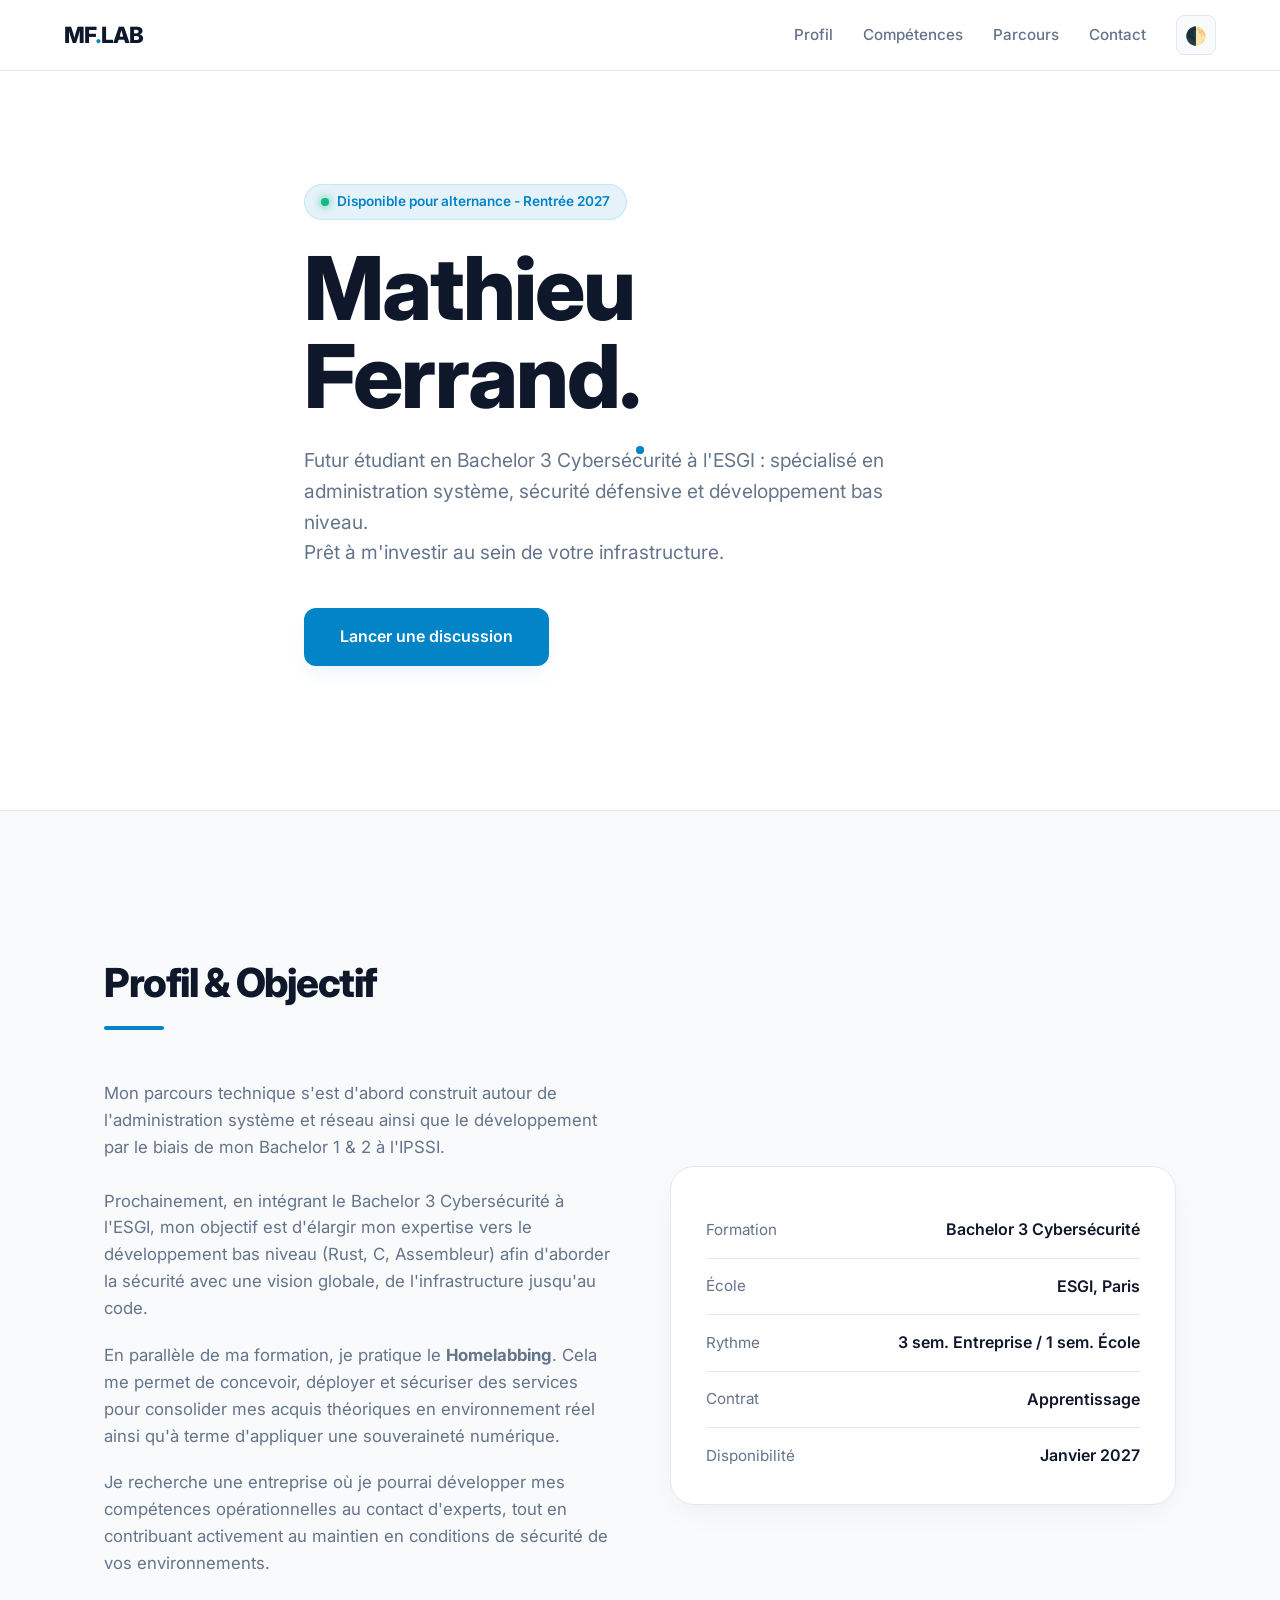
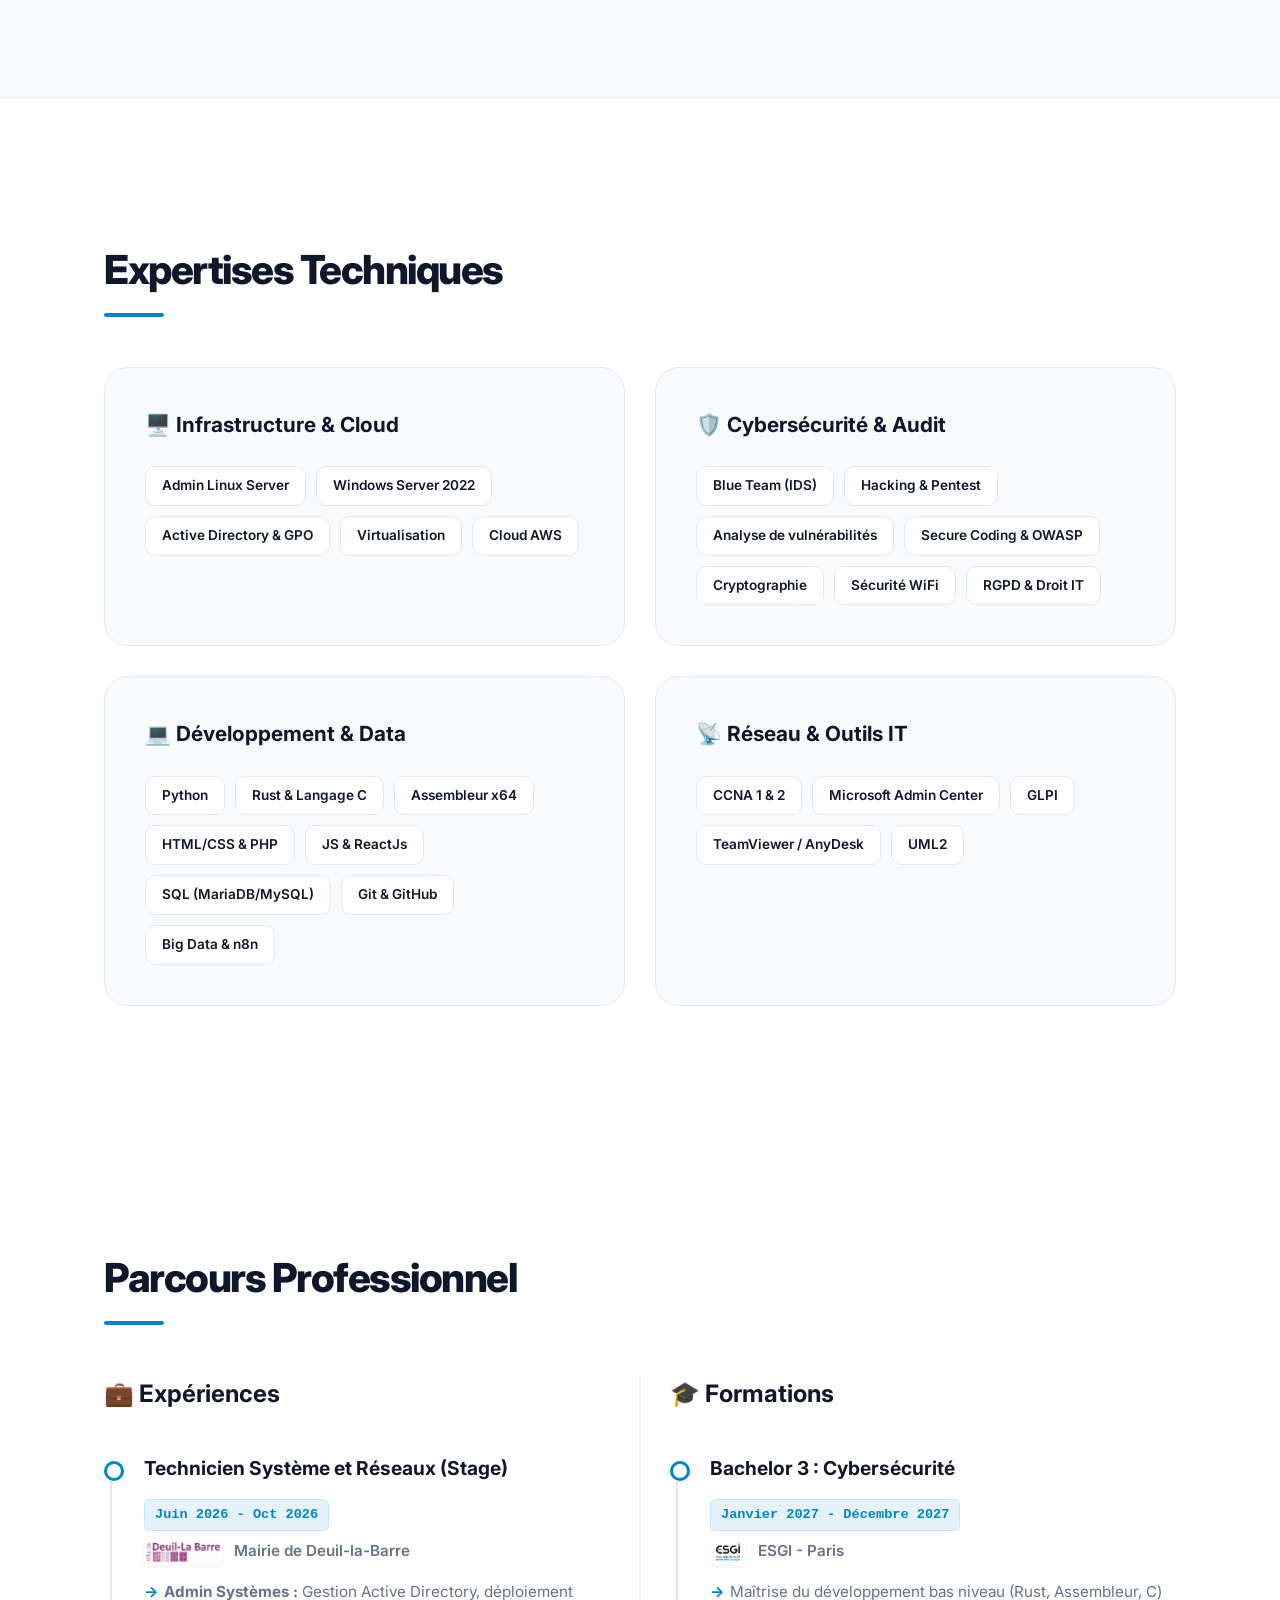
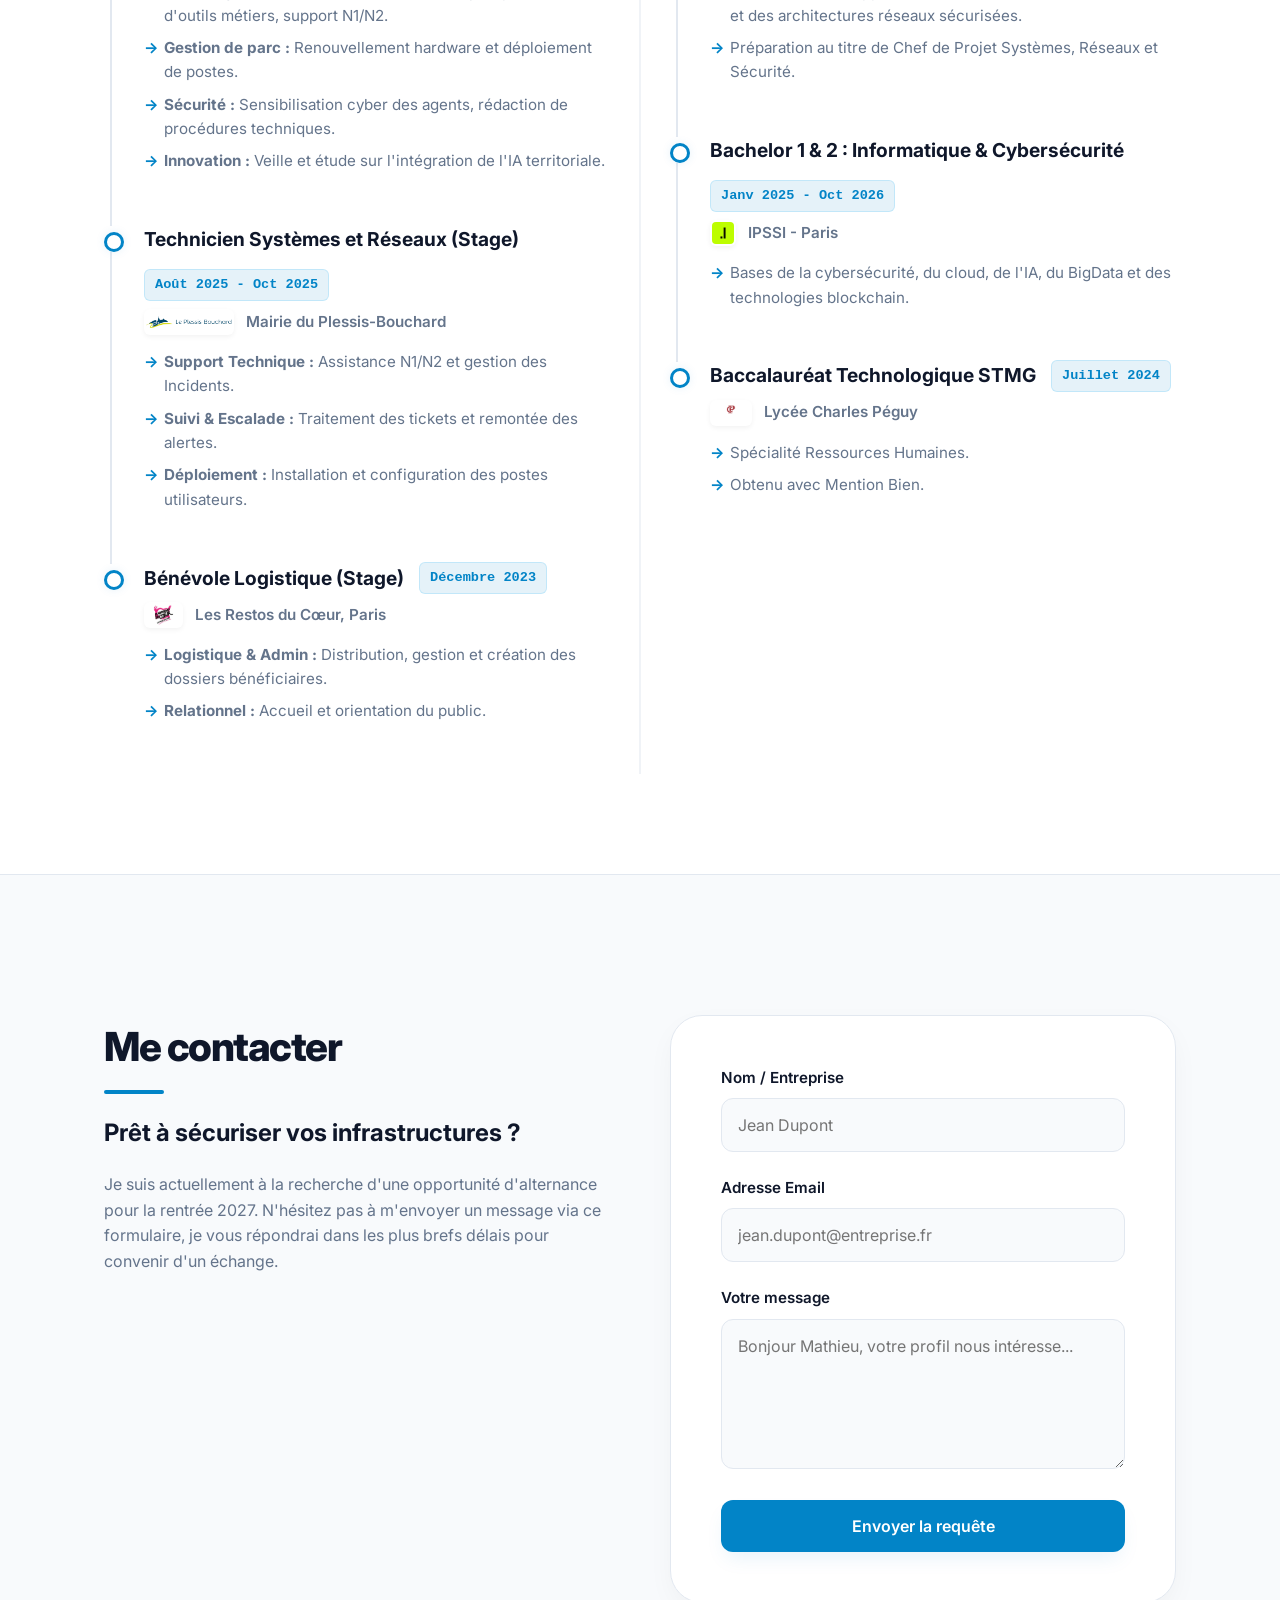
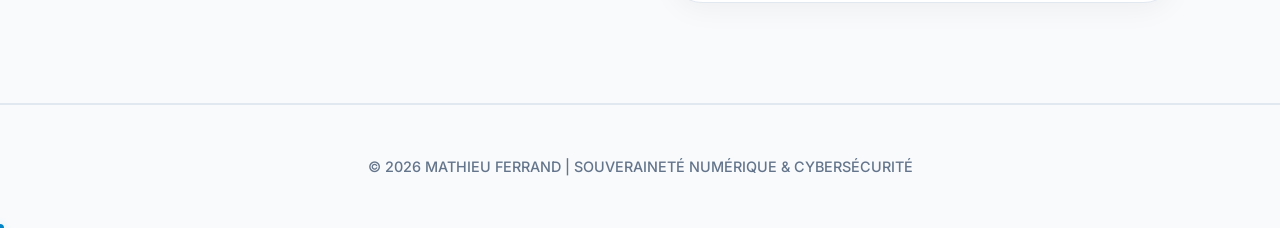
<file: index.html>
<!DOCTYPE html>
<html lang="fr">
<head>
    <meta charset="UTF-8">
    <meta name="viewport" content="width=device-width, initial-scale=1.0">
    <title>Mathieu Ferrand | Portfolio Cybersécurité</title>
    <link href="https://fonts.googleapis.com/css2?family=Inter:wght@300;400;500;600;700;800&display=swap" rel="stylesheet">
    <!-- Lien vers le fichier CSS externe -->
    <link rel="stylesheet" href="css/style.css">
</head>
<body>

    <!-- Structure HTML générée dynamiquement en JS pour la traînée -->

    <nav>
        <a href="#" class="logo">MF<span>.</span>LAB</a>
        <ul class="nav-links">
            <li><a href="#about">Profil</a></li>
            <li><a href="#skills">Compétences</a></li>
            <li><a href="#parcours">Parcours</a></li>
            <li><a href="#contact">Contact</a></li>
            <li><button class="theme-toggle" id="theme-toggle" title="Changer de thème">🌓</button></li>
        </ul>
    </nav>

    <section class="hero">
        <div class="status-pill">
            <div class="status-dot"></div>
            Disponible pour alternance - Rentrée 2027
        </div>
        <h1>Mathieu<br>Ferrand<span>.</span></h1>
        <p>Futur étudiant en Bachelor 3 Cybersécurité à l'ESGI : spécialisé en administration système, sécurité défensive et développement bas niveau. <br>Prêt à m'investir au sein de votre infrastructure.</p>
        <a href="#contact" class="btn">Lancer une discussion</a>
    </section>

    <div class="bg-gray-section">
        <section id="about" class="reveal">
            <h2 class="section-title">Profil & Objectif</h2>
            <div class="about-grid">
                <div class="about-text">
                    <p>Mon parcours technique s'est d'abord construit autour de l'administration système et réseau ainsi que le développement par le biais de mon Bachelor 1 & 2 à l'IPSSI. <br><br>Prochainement, en intégrant le Bachelor 3 Cybersécurité à l'ESGI, mon objectif est d'élargir mon expertise vers le développement bas niveau (Rust, C, Assembleur) afin d'aborder la sécurité avec une vision globale, de l'infrastructure jusqu'au code.</p>
                    <p>En parallèle de ma formation, je pratique le <strong>Homelabbing</strong>. Cela me permet de concevoir, déployer et sécuriser des services pour consolider mes acquis théoriques en environnement réel ainsi qu'à terme d'appliquer une souveraineté numérique.</p>
                    <p>Je recherche une entreprise où je pourrai développer mes compétences opérationnelles au contact d'experts, tout en contribuant activement au maintien en conditions de sécurité de vos environnements.</p>
                </div>
                <div class="info-card">
                    <ul class="info-list">
                        <li><span class="label">Formation</span><span class="value">Bachelor 3 Cybersécurité</span></li>
                        <li><span class="label">École</span><span class="value">ESGI, Paris</span></li>
                        <li><span class="label">Rythme</span><span class="value">3 sem. Entreprise / 1 sem. École</span></li>
                        <li><span class="label">Contrat</span><span class="value">Apprentissage</span></li>
                        <li><span class="label">Disponibilité</span><span class="value">Janvier 2027</span></li>
                    </ul>
                </div>
            </div>
        </section>
    </div>

    <section id="skills" class="reveal">
        <h2 class="section-title">Expertises Techniques</h2>
        <div class="skills-grid">
            <div class="skill-group reveal">
                <h3>🖥️ Infrastructure & Cloud</h3>
                <div class="tags">
                    <span class="tag">Admin Linux Server</span> <span class="tag">Windows Server 2022</span>
                    <span class="tag">Active Directory & GPO</span> <span class="tag">Virtualisation</span> <span class="tag">Cloud AWS</span>
                </div>
            </div>
            <div class="skill-group reveal">
                <h3>🛡️ Cybersécurité & Audit</h3>
                <div class="tags">
                    <span class="tag">Blue Team (IDS)</span> <span class="tag">Hacking & Pentest</span>
                    <span class="tag">Analyse de vulnérabilités</span> <span class="tag">Secure Coding & OWASP</span>
                    <span class="tag">Cryptographie</span> <span class="tag">Sécurité WiFi</span> <span class="tag">RGPD & Droit IT</span>
                </div>
            </div>
            <div class="skill-group reveal">
                <h3>💻 Développement & Data</h3>
                <div class="tags">
                    <span class="tag">Python</span> <span class="tag">Rust & Langage C</span> <span class="tag">Assembleur x64</span>
                    <span class="tag">HTML/CSS & PHP</span> <span class="tag">JS & ReactJs</span> <span class="tag">SQL (MariaDB/MySQL)</span>
                    <span class="tag">Git & GitHub</span> <span class="tag">Big Data & n8n</span>
                </div>
            </div>
            <div class="skill-group reveal">
                <h3>📡 Réseau & Outils IT</h3>
                <div class="tags">
                    <span class="tag">CCNA 1 & 2</span> <span class="tag">Microsoft Admin Center</span> <span class="tag">GLPI</span>
                    <span class="tag">TeamViewer / AnyDesk</span> <span class="tag">UML2</span>
                </div>
            </div>
        </div>
    </section>

    <section id="parcours">
        <h2 class="section-title reveal">Parcours Professionnel</h2>
        <div class="parcours-grid">
            
            <div class="parcours-column">
                <h3 class="column-title reveal">💼 Expériences</h3>
                <div class="timeline-container">
                    <div class="timeline-item reveal">
                        <div class="timeline-header">
                            <div class="timeline-title">Technicien Système et Réseaux (Stage)</div>
                            <div class="timeline-date">Juin 2026 - Oct 2026</div>
                        </div>
                        <div class="timeline-subtitle">
                            <img src="./img/deuil-la-barre.webp" alt="Logo Mairie Deuil-la-Barre" class="company-logo" onerror="this.style.display='none'">
                            Mairie de Deuil-la-Barre
                        </div>
                        <div class="timeline-desc">
                            <ul>
                                <li><strong>Admin Systèmes :</strong> Gestion Active Directory, déploiement d'outils métiers, support N1/N2.</li>
                                <li><strong>Gestion de parc :</strong> Renouvellement hardware et déploiement de postes.</li>
                                <li><strong>Sécurité :</strong> Sensibilisation cyber des agents, rédaction de procédures techniques.</li>
                                <li><strong>Innovation :</strong> Veille et étude sur l'intégration de l'IA territoriale.</li>
                            </ul>
                        </div>
                    </div>
                    <div class="timeline-item reveal">
                        <div class="timeline-header">
                            <div class="timeline-title">Technicien Systèmes et Réseaux (Stage)</div>
                            <div class="timeline-date">Août 2025 - Oct 2025</div>
                        </div>
                        <div class="timeline-subtitle">
                            <img src="./img/pb.svg" alt="Logo Mairie Plessis-Bouchard" class="company-logo" onerror="this.style.display='none'">
                            Mairie du Plessis-Bouchard
                        </div>
                        <div class="timeline-desc">
                            <ul>
                                <li><strong>Support Technique :</strong> Assistance N1/N2 et gestion des Incidents.</li>
                                <li><strong>Suivi & Escalade :</strong> Traitement des tickets et remontée des alertes.</li>
                                <li><strong>Déploiement :</strong> Installation et configuration des postes utilisateurs.</li>
                            </ul>
                        </div>
                    </div>
                    <div class="timeline-item reveal">
                        <div class="timeline-header">
                            <div class="timeline-title">Bénévole Logistique (Stage)</div>
                            <div class="timeline-date">Décembre 2023</div>
                        </div>
                        <div class="timeline-subtitle">
                            <img src="./img/resto.webp" alt="Logo Restos du Cœur" class="company-logo" onerror="this.style.display='none'">
                            Les Restos du Cœur, Paris
                        </div>
                        <div class="timeline-desc">
                            <ul>
                                <li><strong>Logistique & Admin :</strong> Distribution, gestion et création des dossiers bénéficiaires.</li>
                                <li><strong>Relationnel :</strong> Accueil et orientation du public.</li>
                            </ul>
                        </div>
                    </div>
                </div>
            </div>

            <div class="parcours-column">
                <h3 class="column-title reveal">🎓 Formations</h3>
                <div class="timeline-container">
                    <div class="timeline-item reveal">
                        <div class="timeline-header">
                            <div class="timeline-title">Bachelor 3 : Cybersécurité</div>
                            <div class="timeline-date">Janvier 2027 - Décembre 2027</div>
                        </div>
                        <div class="timeline-subtitle">
                            <img src="./img/esgi.webp" alt="Logo ESGI" class="company-logo" onerror="this.style.display='none'">
                            ESGI - Paris
                        </div>
                        <div class="timeline-desc">
                            <ul>
                                <li>Maîtrise du développement bas niveau (Rust, Assembleur, C) et des architectures réseaux sécurisées.</li>
                                <li>Préparation au titre de Chef de Projet Systèmes, Réseaux et Sécurité.</li>
                            </ul>
                        </div>
                    </div>
                    <div class="timeline-item reveal">
                        <div class="timeline-header">
                            <div class="timeline-title">Bachelor 1 & 2 : Informatique & Cybersécurité</div>
                            <div class="timeline-date">Janv 2025 - Oct 2026</div>
                        </div>
                        <div class="timeline-subtitle">
                            <img src="./img/ipssi.webp" alt="Logo IPSSI" class="company-logo" onerror="this.style.display='none'">
                            IPSSI - Paris
                        </div>
                        <div class="timeline-desc">
                            <ul>
                                <li>Bases de la cybersécurité, du cloud, de l'IA, du BigData et des technologies blockchain.</li>
                            </ul>
                        </div>
                    </div>
                    <div class="timeline-item reveal">
                        <div class="timeline-header">
                            <div class="timeline-title">Baccalauréat Technologique STMG</div>
                            <div class="timeline-date">Juillet 2024</div>
                        </div>
                        <div class="timeline-subtitle">
                            <img src="./img/charles-peguy.webp" alt="Logo Lycée" class="company-logo" onerror="this.style.display='none'">
                            Lycée Charles Péguy
                        </div>
                        <div class="timeline-desc">
                            <ul>
                                <li>Spécialité Ressources Humaines.</li>
                                <li>Obtenu avec Mention Bien.</li>
                            </ul>
                        </div>
                    </div>
                </div>
            </div>
        </div>
    </section>

    <div class="bg-gray-section">
        <section id="contact" class="reveal">
            <div class="contact-grid">
                <div class="contact-text">
                    <h2 class="section-title" style="margin-bottom: 20px;">Me contacter</h2>
                    <h3>Prêt à sécuriser vos infrastructures ?</h3>
                    <p>Je suis actuellement à la recherche d'une opportunité d'alternance pour la rentrée 2027. N'hésitez pas à m'envoyer un message via ce formulaire, je vous répondrai dans les plus brefs délais pour convenir d'un échange.</p>
                </div>
                <div class="contact-container">
                    <form id="contact-form" action="https://formspree.io/f/xpqbyqaj" method="POST">
                        <div class="form-group">
                            <label for="name">Nom / Entreprise</label>
                            <input type="text" id="name" name="name" class="form-control" placeholder="Jean Dupont" required>
                        </div>
                        <div class="form-group">
                            <label for="email">Adresse Email</label>
                            <input type="email" id="email" name="email" class="form-control" placeholder="jean.dupont@entreprise.fr" required>
                        </div>
                        <div class="form-group">
                            <label for="message">Votre message</label>
                            <textarea id="message" name="message" class="form-control" placeholder="Bonjour Mathieu, votre profil nous intéresse..." required></textarea>
                        </div>
                        <button type="submit" class="btn" style="width: 100%;">Envoyer la requête</button>
                        <div id="form-status" style="margin-top: 15px; text-align: center; font-weight: 600; font-size: 0.95rem; display: none;"></div>
                    </form>
                </div>
            </div>
        </section>
    </div>

    <footer>
        <p>© 2026 MATHIEU FERRAND | SOUVERAINETÉ NUMÉRIQUE & CYBERSÉCURITÉ</p>
    </footer>

    <!-- Lien vers le fichier JavaScript externe -->
    <script src="js/main.js"></script>
</body>
</html>
</file>
<file: css/style.css>
:root {
    /* Mode Clair (par défaut) */
    --bg-main: #ffffff;
    --bg-secondary: #f8fafc;
    --text-main: #0f172a;
    --text-muted: #64748b;
    --accent: #0284c7;
    --accent-glow: rgba(2, 132, 199, 0.1);
    --border: #e2e8f0;
    --grid-opacity: 0.05;
}

[data-theme="dark"] {
    /* Mode Dark Premium */
    --bg-main: #09090b;
    --bg-secondary: #121217;
    --text-main: #fafafa;
    --text-muted: #a1a1aa;
    --accent: #38bdf8;
    --accent-glow: rgba(56, 189, 248, 0.15);
    --border: #27272a;
    --grid-opacity: 0.15;
}

* {
    margin: 0;
    padding: 0;
    box-sizing: border-box;
    font-family: 'Inter', sans-serif;
    scroll-behavior: smooth;
}

body {
    background-color: var(--bg-main);
    color: var(--text-main);
    line-height: 1.6;
    transition: background-color 0.4s cubic-bezier(0.4, 0, 0.2, 1), color 0.4s ease;
    position: relative;
    overflow-x: hidden;
    cursor: none; /* Masque le curseur classique */
}

/* Masque aussi le curseur sur les éléments interactifs */
a, button, input, textarea {
    cursor: none;
}

/* --- BACKGROUND GRID EFFECT (avec Parallaxe) --- */
body::before {
    content: "";
    position: fixed;
    top: -5%; left: -5%;
    width: 110%; height: 110%;
    background-image: 
        linear-gradient(var(--grid-opacity) 1px, transparent 1px),
        linear-gradient(90deg, var(--grid-opacity) 1px, transparent 1px);
    background-size: 40px 40px;
    z-index: -1;
    pointer-events: none;
    transition: opacity 0.4s ease;
    transform: translate(var(--mouse-x, 0), var(--mouse-y, 0));
    will-change: transform;
}

/* --- CUSTOM CURSOR (TRAINÉE) --- */
.cursor-main {
    position: fixed;
    width: 8px;
    height: 8px;
    background-color: var(--accent);
    border-radius: 50%;
    pointer-events: none;
    z-index: 9999;
    transform: translate(-50%, -50%);
    transition: width 0.2s ease, height 0.2s ease, background-color 0.2s ease, border 0.2s ease;
    box-shadow: 0 0 10px var(--accent-glow);
}

/* Effet au survol des liens */
.cursor-main.hovering {
    width: 45px;
    height: 45px;
    background-color: var(--accent-glow);
    border: 1px solid var(--accent);
    box-shadow: 0 0 20px var(--accent-glow);
    backdrop-filter: blur(2px);
}

.cursor-trail {
    position: fixed;
    width: 8px;
    height: 8px;
    background-color: var(--accent);
    border-radius: 50%;
    pointer-events: none;
    z-index: 9998;
    transform: translate(-50%, -50%);
    will-change: transform, opacity;
}

/* --- ANIMATIONS AU SCROLL (REVEAL) --- */
.reveal {
    opacity: 0;
    transform: translateY(40px);
    transition: opacity 0.8s cubic-bezier(0.5, 0, 0, 1), transform 0.8s cubic-bezier(0.5, 0, 0, 1);
}

.reveal.active {
    opacity: 1;
    transform: translateY(0);
}

.skills-grid .skill-group:nth-child(2) { transition-delay: 0.1s; }
.skills-grid .skill-group:nth-child(3) { transition-delay: 0.2s; }
.skills-grid .skill-group:nth-child(4) { transition-delay: 0.3s; }

/* --- HEADER & NAVIGATION --- */
nav {
    display: flex;
    justify-content: space-between;
    align-items: center;
    padding: 15px 5%;
    background-color: rgba(var(--bg-main), 0.7);
    position: fixed;
    width: 100%;
    top: 0;
    z-index: 1000;
    backdrop-filter: blur(12px);
    border-bottom: 1px solid var(--border);
    transition: background-color 0.3s ease, border-color 0.3s ease;
}

.logo { font-weight: 800; font-size: 1.4rem; color: var(--text-main); text-decoration: none; letter-spacing: -1px; }
.logo span { color: var(--accent); }

.nav-links { list-style: none; display: flex; gap: 30px; align-items: center; }
.nav-links a { color: var(--text-muted); text-decoration: none; font-weight: 500; font-size: 0.95rem; transition: 0.3s; }
.nav-links a:hover { color: var(--accent); }

.theme-toggle {
    background: var(--bg-secondary); border: 1px solid var(--border);
    font-size: 1.1rem; border-radius: 8px; width: 40px; height: 40px;
    display: flex; align-items: center; justify-content: center;
    transition: 0.3s;
}
.theme-toggle:hover { border-color: var(--accent); transform: scale(1.05); }

/* --- LAYOUT GLOBAL --- */
section { padding: 140px 5% 100px; max-width: 1200px; margin: 0 auto; }

.section-title {
    font-size: 2.5rem; color: var(--text-main); margin-bottom: 50px;
    font-weight: 800; letter-spacing: -1.5px; position: relative; padding-bottom: 15px;
}

.section-title::after {
    content: ''; position: absolute; left: 0; bottom: 0; width: 60px; height: 4px;
    background-color: var(--accent); border-radius: 2px; transition: width 0.3s ease;
}
section:hover .section-title::after { width: 100px; }

/* --- HERO SECTION --- */
.hero { min-height: 90vh; display: flex; flex-direction: column; justify-content: center; align-items: flex-start; max-width: 800px; }
.hero > * { opacity: 0; transform: translateY(20px); animation: heroFadeIn 0.8s cubic-bezier(0.5, 0, 0, 1) forwards; }
.hero .status-pill { animation-delay: 0.1s; }
.hero h1 { animation-delay: 0.3s; }
.hero p { animation-delay: 0.5s; }
.hero .btn { animation-delay: 0.7s; }

@keyframes heroFadeIn { to { opacity: 1; transform: translateY(0); } }

.status-pill {
    display: inline-flex; align-items: center; gap: 8px; background: var(--accent-glow);
    color: var(--accent); padding: 6px 16px; border-radius: 100px; font-size: 0.85rem;
    font-weight: 600; border: 1px solid rgba(56, 189, 248, 0.2); margin-bottom: 24px;
}

.status-dot {
    width: 8px; height: 8px; background-color: #10b981; border-radius: 50%;
    box-shadow: 0 0 10px #10b981; animation: pulse 2s infinite;
}

@keyframes pulse { 0% { transform: scale(1); opacity: 1; } 50% { transform: scale(1.5); opacity: 0.5; } 100% { transform: scale(1); opacity: 1; } }

.hero h1 { font-size: clamp(3rem, 8vw, 5.5rem); font-weight: 800; line-height: 1; margin-bottom: 25px; letter-spacing: -2px; color: var(--text-main); }
.hero p { color: var(--text-muted); font-size: 1.2rem; margin-bottom: 40px; max-width: 600px; }

.btn {
    display: inline-block; background-color: var(--accent); color: white; padding: 16px 36px;
    border-radius: 12px; text-decoration: none; font-weight: 600; font-size: 1rem;
    transition: all 0.3s ease; border: none; box-shadow: 0 10px 20px -5px var(--accent-glow);
}
.btn:hover { transform: translateY(-3px) scale(1.02); box-shadow: 0 20px 30px -10px var(--accent-glow); opacity: 0.95; }

/* --- ABOUT SECTION --- */
.bg-gray-section { background-color: var(--bg-secondary); border-top: 1px solid var(--border); border-bottom: 1px solid var(--border); transition: 0.3s; }
.about-grid { display: grid; grid-template-columns: 1fr 1fr; gap: 60px; align-items: start; }
.about-text p { margin-bottom: 20px; font-size: 1.05rem; color: var(--text-muted); }
.info-card { background-color: var(--bg-main); padding: 35px; margin-top : 17%; border-radius: 24px; box-shadow: 0 10px 30px -5px rgba(0,0,0,0.05); border: 1px solid var(--border); transition: 0.3s; }
.info-card:hover { transform: translateY(-5px); }
.info-list { list-style: none; }
.info-list li { padding: 15px 0; border-bottom: 1px solid var(--border); display: flex; justify-content: space-between; align-items: center; }
.info-list li:last-child { border-bottom: none; padding-bottom: 0; }
.info-list span.label { color: var(--text-muted); font-size: 0.95rem; }
.info-list span.value { color: var(--text-main); font-weight: 600; text-align: right; }

/* --- SKILLS SECTION --- */
.skills-grid { display: grid; grid-template-columns: repeat(2, 1fr); gap: 30px; }
.skill-group { background-color: var(--bg-secondary); border: 1px solid var(--border); padding: 40px; border-radius: 24px; transition: 0.4s; }
.skill-group:hover { border-color: var(--accent); box-shadow: 0 0 30px var(--accent-glow); transform: translateY(-5px); }
.skill-group h3 { font-size: 1.3rem; margin-bottom: 25px; color: var(--text-main); display: flex; align-items: center; gap: 10px; }
.tags { display: flex; flex-wrap: wrap; gap: 10px; }
.tag { background-color: var(--bg-main); border: 1px solid var(--border); color: var(--text-main); padding: 8px 16px; border-radius: 10px; font-size: 0.85rem; font-weight: 600; transition: 0.2s; }
.tag:hover { background-color: var(--accent); color: white; border-color: var(--accent); transform: scale(1.05); }

/* --- TIMELINE --- */
.parcours-grid { display: grid; grid-template-columns: 1fr 1fr; gap: 60px; position: relative; }
@media (min-width: 901px) { .parcours-grid::after { content: ''; position: absolute; top: 0; bottom: 0; left: 50%; width: 1px; background-color: var(--border); transform: translateX(-50%); transition: 0.3s; } }
.column-title { font-size: 1.5rem; color: var(--text-main); margin-bottom: 40px; display: flex; align-items: center; gap: 12px; }
.timeline-container { width: 100%; }
.timeline-item { padding-left: 40px; position: relative; margin-bottom: 50px; }
.timeline-item::before { content: ""; position: absolute; left: 0; top: 8px; width: 14px; height: 14px; border-radius: 50%; background-color: var(--bg-main); border: 3px solid var(--accent); box-shadow: 0 0 10px var(--accent-glow); transition: 0.3s; }
.timeline-item:hover::before { transform: scale(1.3); background-color: var(--accent); }
.timeline-item::after { content: ""; position: absolute; left: 6px; top: 28px; width: 2px; height: calc(100% + 24px); background-color: var(--border); z-index: -1; transition: 0.3s; }
.timeline-item:last-child::after { display: none; }
.timeline-header { display: flex; align-items: center; gap: 15px; margin-bottom: 8px; flex-wrap: wrap; }
.timeline-title { font-size: 1.2rem; font-weight: 700; color: var(--text-main); }
.timeline-date { background-color: var(--accent-glow); padding: 4px 10px; border-radius: 6px; color: var(--accent); font-size: 0.85rem; font-weight: 700; font-family: monospace; border: 1px solid rgba(56, 189, 248, 0.2); }
.timeline-subtitle { color: var(--text-muted); font-size: 0.95rem; margin-bottom: 15px; font-weight: 600; display: flex; align-items: center; gap: 12px; }
.company-logo { height: 26px; width: auto; max-width: 90px; object-fit: contain; border-radius: 6px; background-color: #ffffff; padding: 2px; box-shadow: 0 2px 5px rgba(0,0,0,0.05); transition: 0.3s; }
.timeline-item:hover .company-logo { transform: scale(1.1); }
.timeline-desc ul { list-style-type: none; padding-left: 0; margin-top: 10px; }
.timeline-desc li { position: relative; padding-left: 20px; margin-bottom: 8px; color: var(--text-muted); font-size: 0.95rem; transition: 0.2s; }
.timeline-desc li:hover { transform: translateX(5px); color: var(--text-main); }
.timeline-desc li::before { content: "→"; color: var(--accent); position: absolute; left: 0; top: 0; font-weight: bold; }

/* --- CONTACT --- */
.contact-grid { display: grid; grid-template-columns: 1fr 1fr; gap: 60px; }
.contact-text h3 { font-size: 1.5rem; margin-bottom: 20px; color: var(--text-main); }
.contact-text p { color: var(--text-muted); margin-bottom: 30px; }
.contact-container { background-color: var(--bg-main); border: 1px solid var(--border); padding: 50px; border-radius: 32px; box-shadow: 0 10px 30px -5px rgba(0,0,0,0.05); transition: 0.3s; }
.contact-container:hover { box-shadow: 0 15px 40px -10px rgba(0,0,0,0.1); }
.form-group { margin-bottom: 24px; }
.form-group label { display: block; margin-bottom: 8px; color: var(--text-main); font-size: 0.95rem; font-weight: 600; }
.form-control { width: 100%; padding: 16px; background-color: var(--bg-secondary); border: 1px solid var(--border); border-radius: 12px; color: var(--text-main); font-size: 1rem; transition: 0.3s; outline: none; }
.form-control:focus { border-color: var(--accent); background-color: var(--bg-main); box-shadow: 0 0 20px var(--accent-glow); transform: translateY(-2px); }
textarea.form-control { resize: vertical; min-height: 150px; }

footer { text-align: center; padding: 50px 20px; color: var(--text-muted); font-size: 0.9rem; border-top: 1px solid var(--border); background-color: var(--bg-secondary); transition: 0.3s; font-weight: 500; }

/* Responsive Design */
@media (max-width: 900px) {
    .about-grid, .contact-grid, .skills-grid, .parcours-grid { grid-template-columns: 1fr; }
    .nav-links { display: none; }
    .parcours-grid { gap: 50px; }
    .section-title { font-size: 2rem; }
    
    /* Désactiver le curseur custom sur mobile/tablette tactile */
    .cursor-main, .cursor-trail { display: none !important; }
    body, a, button, input, textarea { cursor: auto !important; }
}
</file>
